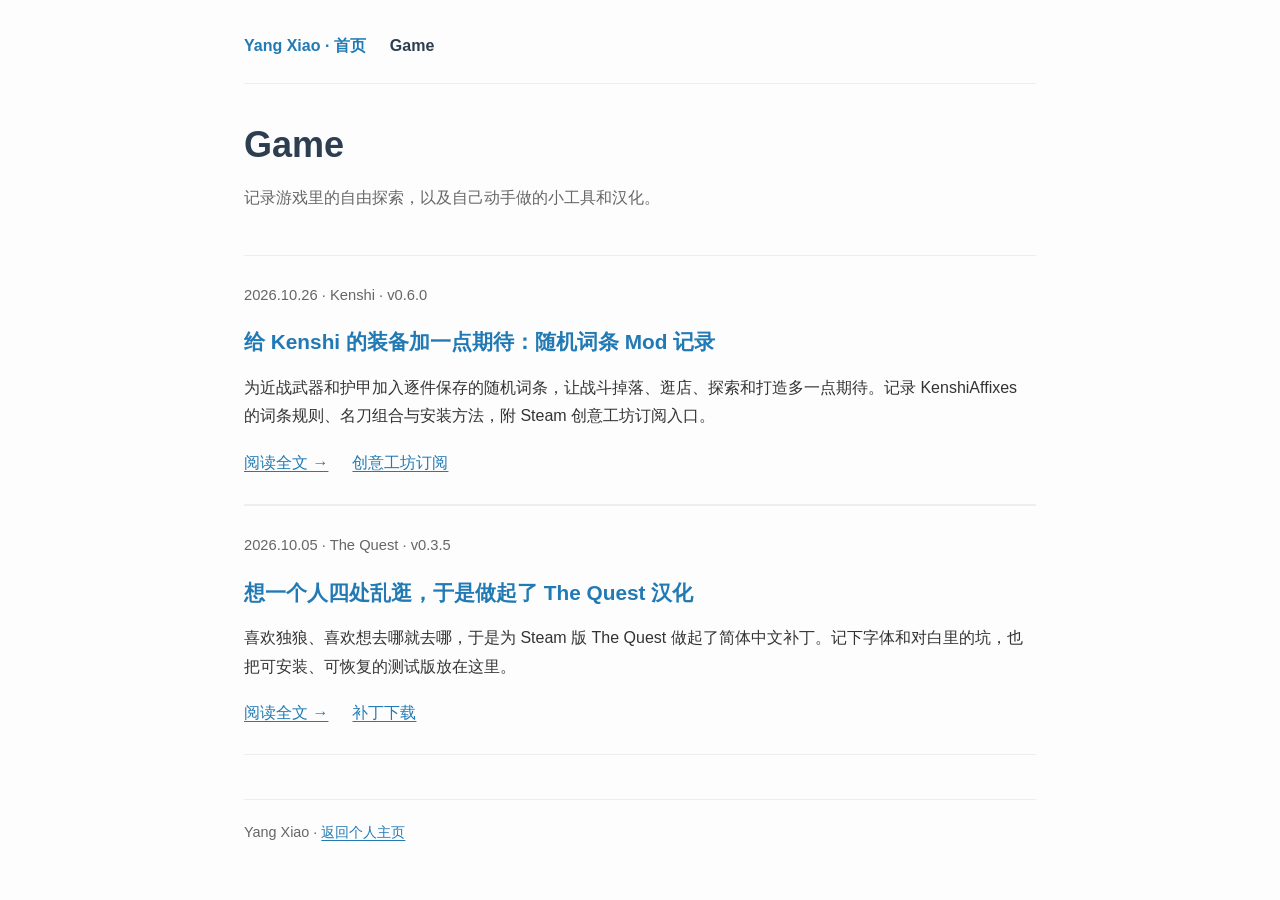
<file: game/index.html>
<!doctype html>
<html lang="zh-CN">
<head>
    <meta charset="UTF-8">
    <meta name="viewport" content="width=device-width, initial-scale=1">
    <meta name="description" content="Yang Xiao 的 Game 板块：游戏探索、Kenshi 装备随机词条 Mod、The Quest 汉化记录与补丁下载。">
    <title>Game | Yang Xiao</title>
    <link rel="stylesheet" href="game.css">
</head>
<body>
<div class="page">
    <nav class="site-nav" aria-label="网站导航"><a href="../">Yang Xiao · 首页</a><a href="./" aria-current="page">Game</a></nav>
    <header><h1>Game</h1><p class="intro">记录游戏里的自由探索，以及自己动手做的小工具和汉化。</p></header>
    <main>
        <article class="post-card">
            <p class="meta"><time datetime="2026-10-26">2026.10.26</time> · Kenshi · v0.6.0</p>
            <h2><a href="kenshi-affixes/">给 Kenshi 的装备加一点期待：随机词条 Mod 记录</a></h2>
            <p>为近战武器和护甲加入逐件保存的随机词条，让战斗掉落、逛店、探索和打造多一点期待。记录 KenshiAffixes 的词条规则、名刀组合与安装方法，附 Steam 创意工坊订阅入口。</p>
            <div class="links"><a href="kenshi-affixes/">阅读全文 →</a><a href="https://steamcommunity.com/sharedfiles/filedetails/?id=3821983877">创意工坊订阅</a></div>
        </article>
        <article class="post-card">
            <p class="meta"><time datetime="2026-10-05">2026.10.05</time> · The Quest · v0.3.5</p>
            <h2><a href="the-quest-zhcn/">想一个人四处乱逛，于是做起了 The Quest 汉化</a></h2>
            <p>喜欢独狼、喜欢想去哪就去哪，于是为 Steam 版 The Quest 做起了简体中文补丁。记下字体和对白里的坑，也把可安装、可恢复的测试版放在这里。</p>
            <div class="links"><a href="the-quest-zhcn/">阅读全文 →</a><a href="the-quest-zhcn/#download">补丁下载</a></div>
        </article>
    </main>
    <footer>Yang Xiao · <a href="../">返回个人主页</a></footer>
</div>
</body>
</html>
</file>
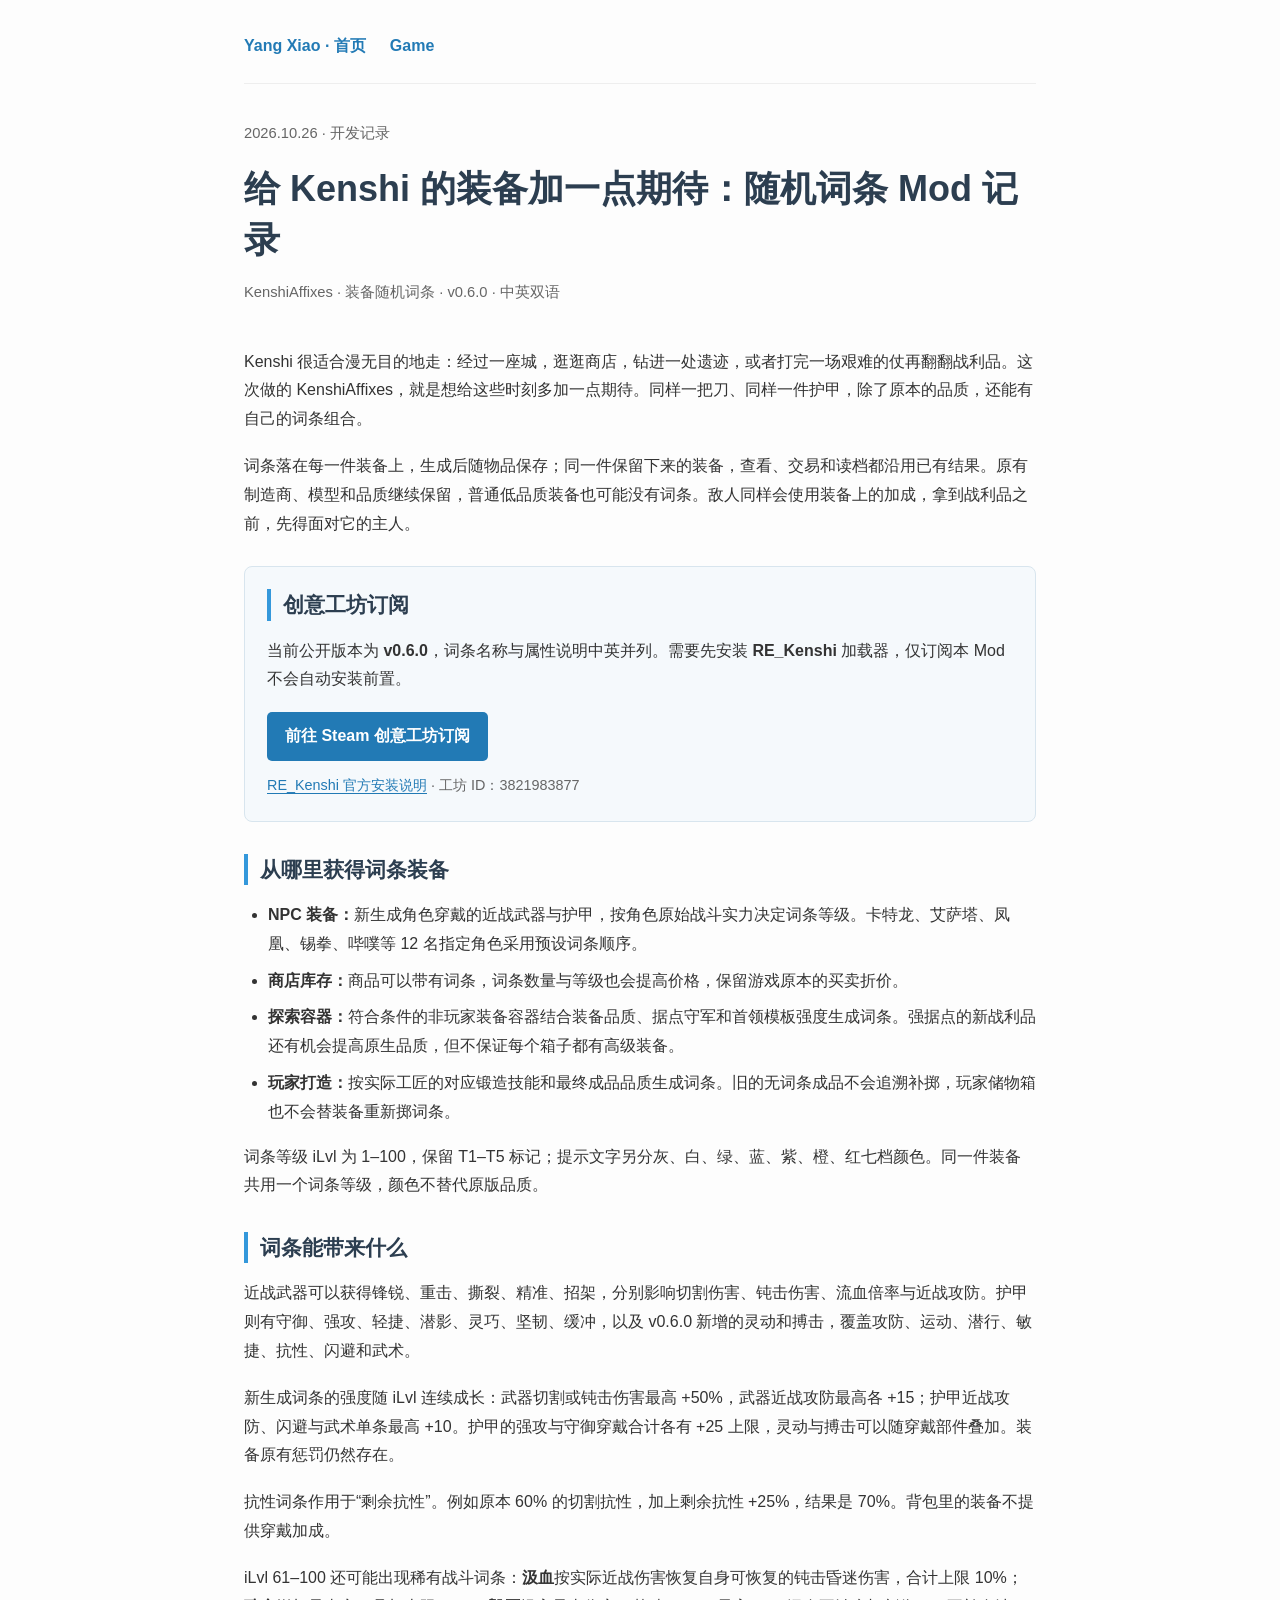
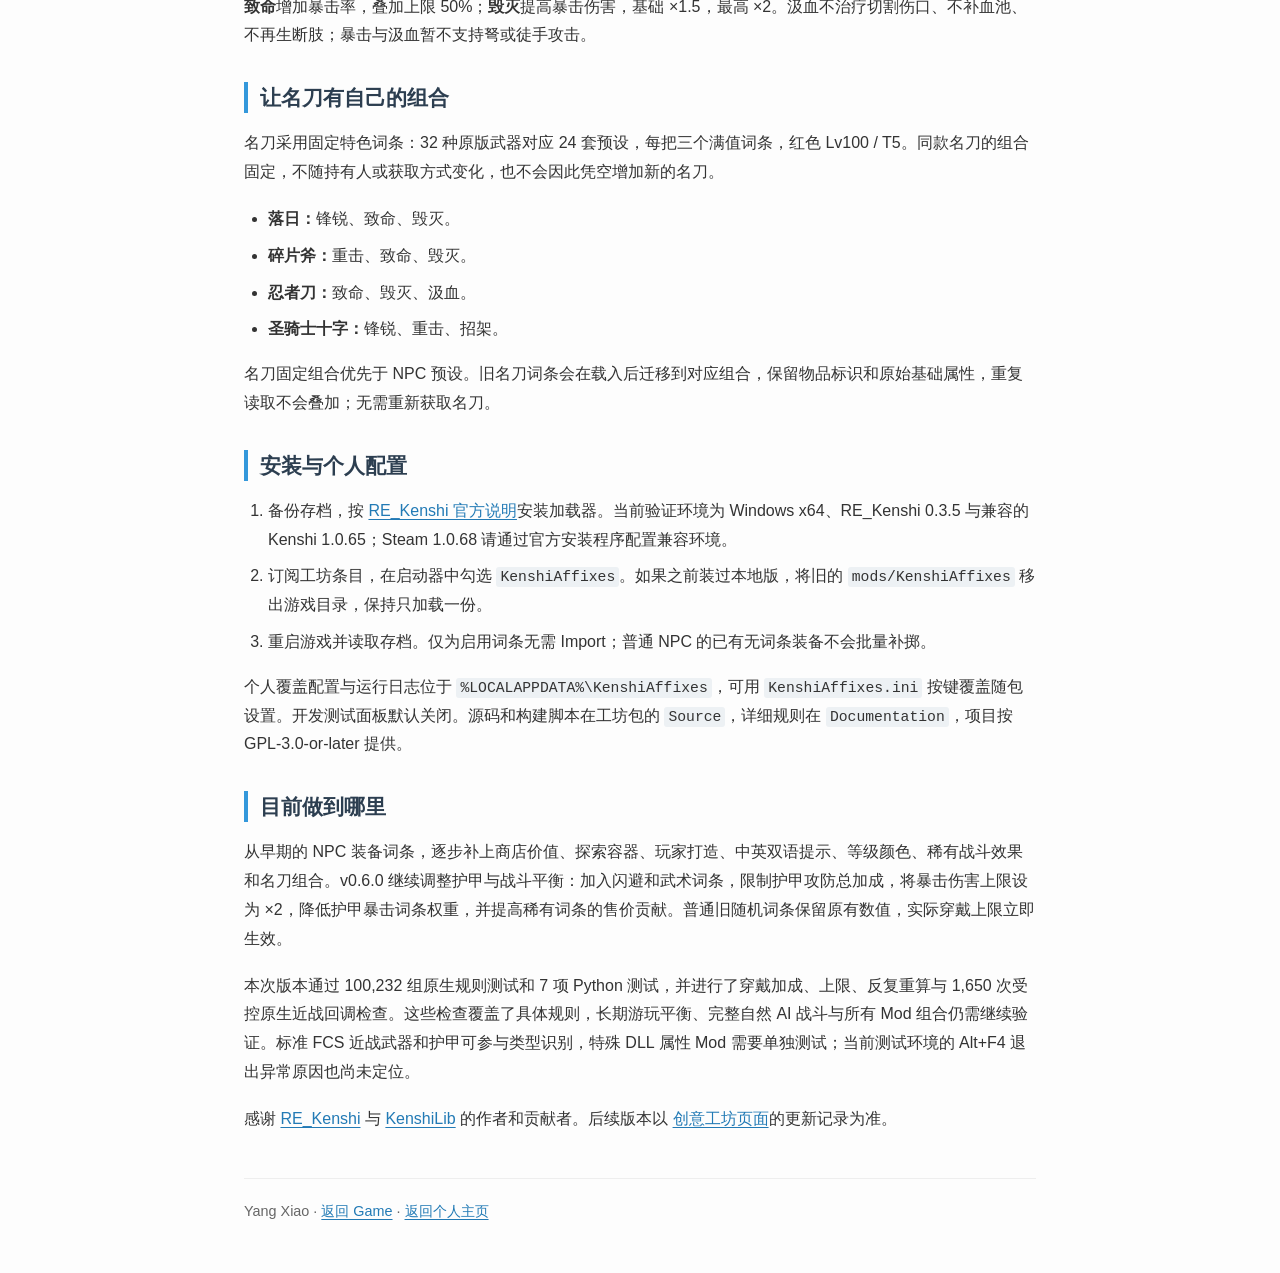
<file: game/kenshi-affixes/index.html>
<!doctype html>
<html lang="zh-CN">
<head>
    <meta charset="UTF-8">
    <meta name="viewport" content="width=device-width, initial-scale=1">
    <meta name="description" content="KenshiAffixes 开发记录：为 Kenshi 近战武器与护甲加入持久随机词条，支持 NPC、商店、探索容器与打造，附 v0.6.0 工坊订阅和安装说明。">
    <title>Kenshi 装备随机词条 Mod 记录 | Yang Xiao</title>
    <link rel="stylesheet" href="../game.css">
</head>
<body>
<div class="page">
    <nav class="site-nav" aria-label="网站导航"><a href="../../">Yang Xiao · 首页</a><a href="../">Game</a></nav>
    <main>
        <article>
            <header>
                <p class="meta"><time datetime="2026-10-26">2026.10.26</time> · 开发记录</p>
                <h1>给 Kenshi 的装备加一点期待：随机词条 Mod 记录</h1>
                <p class="meta">KenshiAffixes · 装备随机词条 · v0.6.0 · 中英双语</p>
            </header>
            <p>Kenshi 很适合漫无目的地走：经过一座城，逛逛商店，钻进一处遗迹，或者打完一场艰难的仗再翻翻战利品。这次做的 KenshiAffixes，就是想给这些时刻多加一点期待。同样一把刀、同样一件护甲，除了原本的品质，还能有自己的词条组合。</p>
            <p>词条落在每一件装备上，生成后随物品保存；同一件保留下来的装备，查看、交易和读档都沿用已有结果。原有制造商、模型和品质继续保留，普通低品质装备也可能没有词条。敌人同样会使用装备上的加成，拿到战利品之前，先得面对它的主人。</p>

            <section class="download-box" id="subscribe" aria-labelledby="subscribe-title">
                <h2 id="subscribe-title">创意工坊订阅</h2>
                <p>当前公开版本为 <strong>v0.6.0</strong>，词条名称与属性说明中英并列。需要先安装 <strong>RE_Kenshi</strong> 加载器，仅订阅本 Mod 不会自动安装前置。</p>
                <a class="download-button" href="https://steamcommunity.com/sharedfiles/filedetails/?id=3821983877">前往 Steam 创意工坊订阅</a>
                <p class="file-info"><a href="https://github.com/BFrizzleFoShizzle/RE_Kenshi#installation">RE_Kenshi 官方安装说明</a> · 工坊 ID：3821983877</p>
            </section>

            <section aria-labelledby="sources-title">
                <h2 id="sources-title">从哪里获得词条装备</h2>
                <ul>
                    <li><strong>NPC 装备：</strong>新生成角色穿戴的近战武器与护甲，按角色原始战斗实力决定词条等级。卡特龙、艾萨塔、凤凰、锡拳、哔噗等 12 名指定角色采用预设词条顺序。</li>
                    <li><strong>商店库存：</strong>商品可以带有词条，词条数量与等级也会提高价格，保留游戏原本的买卖折价。</li>
                    <li><strong>探索容器：</strong>符合条件的非玩家装备容器结合装备品质、据点守军和首领模板强度生成词条。强据点的新战利品还有机会提高原生品质，但不保证每个箱子都有高级装备。</li>
                    <li><strong>玩家打造：</strong>按实际工匠的对应锻造技能和最终成品品质生成词条。旧的无词条成品不会追溯补掷，玩家储物箱也不会替装备重新掷词条。</li>
                </ul>
                <p>词条等级 iLvl 为 1–100，保留 T1–T5 标记；提示文字另分灰、白、绿、蓝、紫、橙、红七档颜色。同一件装备共用一个词条等级，颜色不替代原版品质。</p>
            </section>

            <section aria-labelledby="effects-title">
                <h2 id="effects-title">词条能带来什么</h2>
                <p>近战武器可以获得锋锐、重击、撕裂、精准、招架，分别影响切割伤害、钝击伤害、流血倍率与近战攻防。护甲则有守御、强攻、轻捷、潜影、灵巧、坚韧、缓冲，以及 v0.6.0 新增的灵动和搏击，覆盖攻防、运动、潜行、敏捷、抗性、闪避和武术。</p>
                <p>新生成词条的强度随 iLvl 连续成长：武器切割或钝击伤害最高 +50%，武器近战攻防最高各 +15；护甲近战攻防、闪避与武术单条最高 +10。护甲的强攻与守御穿戴合计各有 +25 上限，灵动与搏击可以随穿戴部件叠加。装备原有惩罚仍然存在。</p>
                <p>抗性词条作用于“剩余抗性”。例如原本 60% 的切割抗性，加上剩余抗性 +25%，结果是 70%。背包里的装备不提供穿戴加成。</p>
                <p>iLvl 61–100 还可能出现稀有战斗词条：<strong>汲血</strong>按实际近战伤害恢复自身可恢复的钝击昏迷伤害，合计上限 10%；<strong>致命</strong>增加暴击率，叠加上限 50%；<strong>毁灭</strong>提高暴击伤害，基础 ×1.5，最高 ×2。汲血不治疗切割伤口、不补血池、不再生断肢；暴击与汲血暂不支持弩或徒手攻击。</p>
            </section>

            <section aria-labelledby="meitou-title">
                <h2 id="meitou-title">让名刀有自己的组合</h2>
                <p>名刀采用固定特色词条：32 种原版武器对应 24 套预设，每把三个满值词条，红色 Lv100 / T5。同款名刀的组合固定，不随持有人或获取方式变化，也不会因此凭空增加新的名刀。</p>
                <ul>
                    <li><strong>落日：</strong>锋锐、致命、毁灭。</li>
                    <li><strong>碎片斧：</strong>重击、致命、毁灭。</li>
                    <li><strong>忍者刀：</strong>致命、毁灭、汲血。</li>
                    <li><strong>圣骑士十字：</strong>锋锐、重击、招架。</li>
                </ul>
                <p>名刀固定组合优先于 NPC 预设。旧名刀词条会在载入后迁移到对应组合，保留物品标识和原始基础属性，重复读取不会叠加；无需重新获取名刀。</p>
            </section>

            <section aria-labelledby="install-title">
                <h2 id="install-title">安装与个人配置</h2>
                <ol>
                    <li>备份存档，按 <a href="https://github.com/BFrizzleFoShizzle/RE_Kenshi#installation">RE_Kenshi 官方说明</a>安装加载器。当前验证环境为 Windows x64、RE_Kenshi 0.3.5 与兼容的 Kenshi 1.0.65；Steam 1.0.68 请通过官方安装程序配置兼容环境。</li>
                    <li>订阅工坊条目，在启动器中勾选 <code>KenshiAffixes</code>。如果之前装过本地版，将旧的 <code>mods/KenshiAffixes</code> 移出游戏目录，保持只加载一份。</li>
                    <li>重启游戏并读取存档。仅为启用词条无需 Import；普通 NPC 的已有无词条装备不会批量补掷。</li>
                </ol>
                <p>个人覆盖配置与运行日志位于 <code>%LOCALAPPDATA%\KenshiAffixes</code>，可用 <code>KenshiAffixes.ini</code> 按键覆盖随包设置。开发测试面板默认关闭。源码和构建脚本在工坊包的 <code>Source</code>，详细规则在 <code>Documentation</code>，项目按 GPL-3.0-or-later 提供。</p>
            </section>

            <section aria-labelledby="progress-title">
                <h2 id="progress-title">目前做到哪里</h2>
                <p>从早期的 NPC 装备词条，逐步补上商店价值、探索容器、玩家打造、中英双语提示、等级颜色、稀有战斗效果和名刀组合。v0.6.0 继续调整护甲与战斗平衡：加入闪避和武术词条，限制护甲攻防总加成，将暴击伤害上限设为 ×2，降低护甲暴击词条权重，并提高稀有词条的售价贡献。普通旧随机词条保留原有数值，实际穿戴上限立即生效。</p>
                <p>本次版本通过 100,232 组原生规则测试和 7 项 Python 测试，并进行了穿戴加成、上限、反复重算与 1,650 次受控原生近战回调检查。这些检查覆盖了具体规则，长期游玩平衡、完整自然 AI 战斗与所有 Mod 组合仍需继续验证。标准 FCS 近战武器和护甲可参与类型识别，特殊 DLL 属性 Mod 需要单独测试；当前测试环境的 Alt+F4 退出异常原因也尚未定位。</p>
                <p>感谢 <a href="https://github.com/BFrizzleFoShizzle/RE_Kenshi">RE_Kenshi</a> 与 <a href="https://github.com/BFrizzleFoShizzle/KenshiLib">KenshiLib</a> 的作者和贡献者。后续版本以 <a href="https://steamcommunity.com/sharedfiles/filedetails/?id=3821983877">创意工坊页面</a>的更新记录为准。</p>
            </section>
        </article>
    </main>
    <footer>Yang Xiao · <a href="../">返回 Game</a> · <a href="../../">返回个人主页</a></footer>
</div>
</body>
</html>
</file>
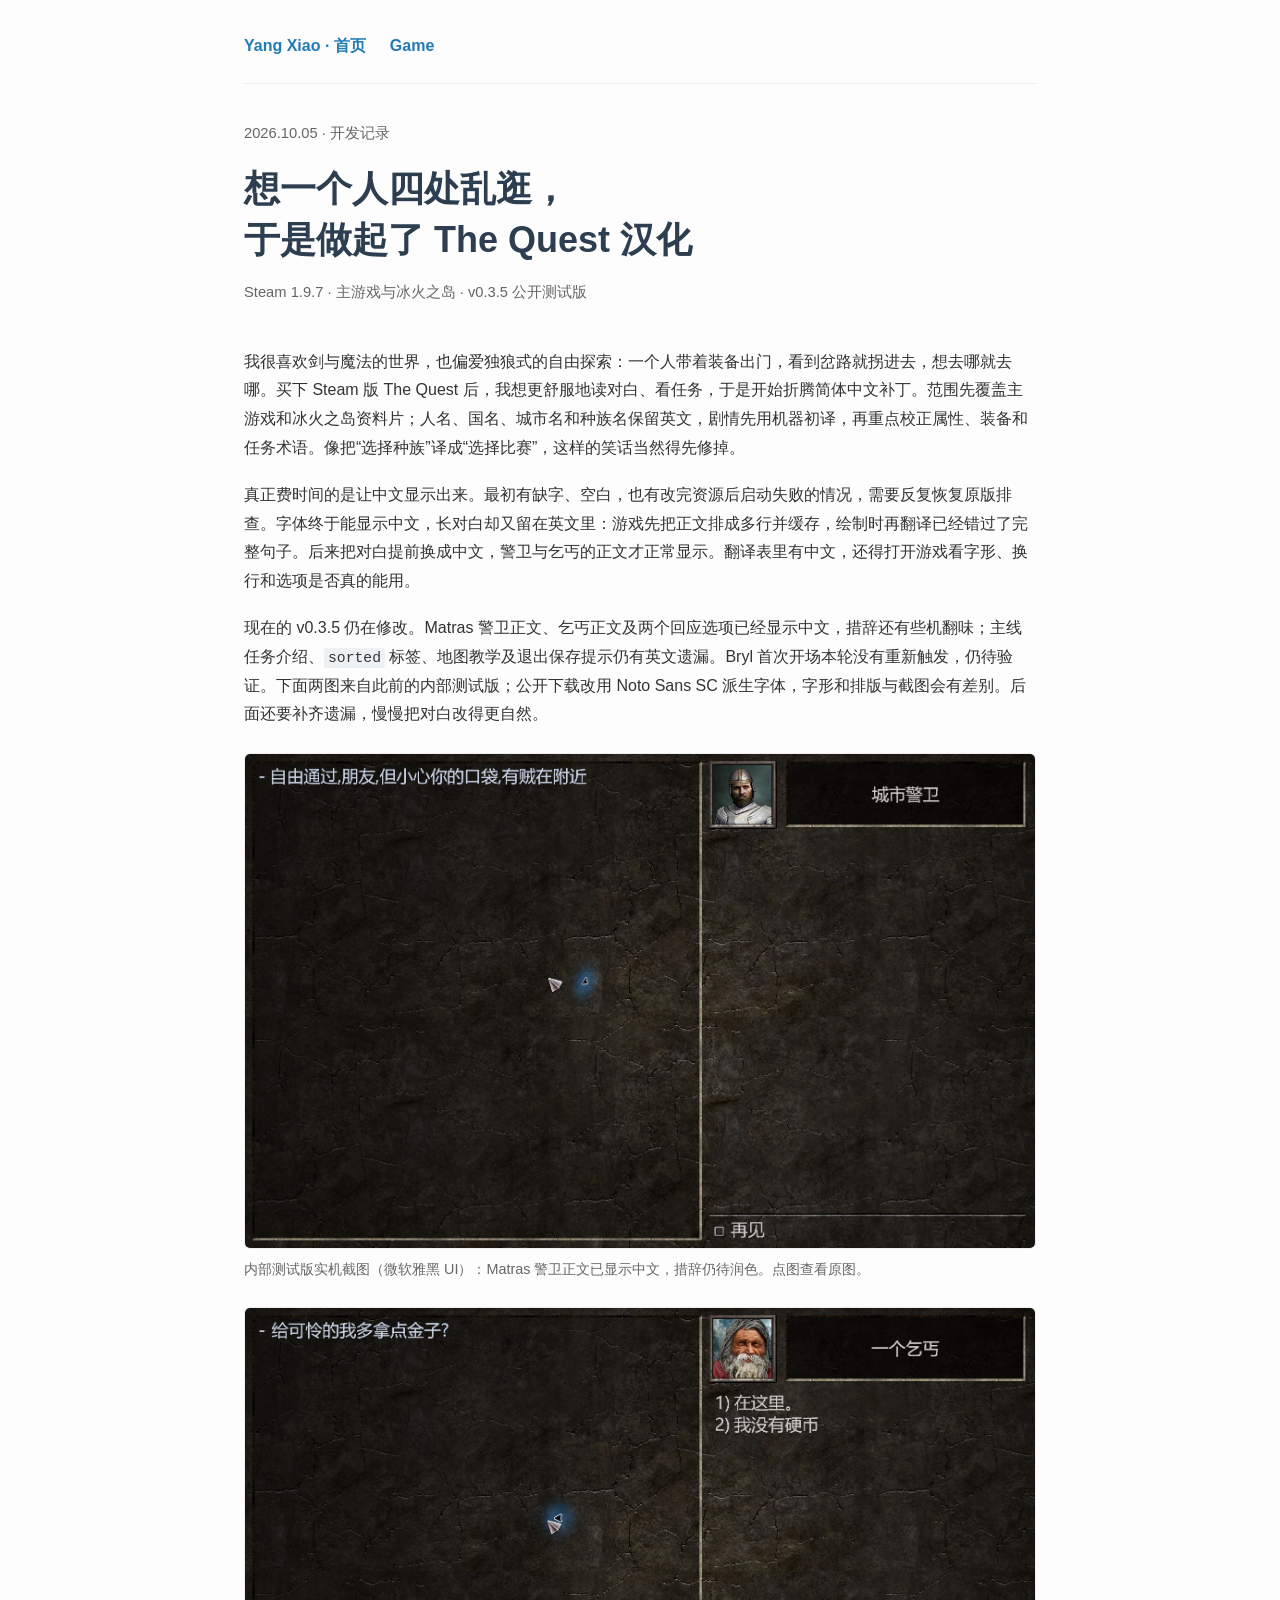
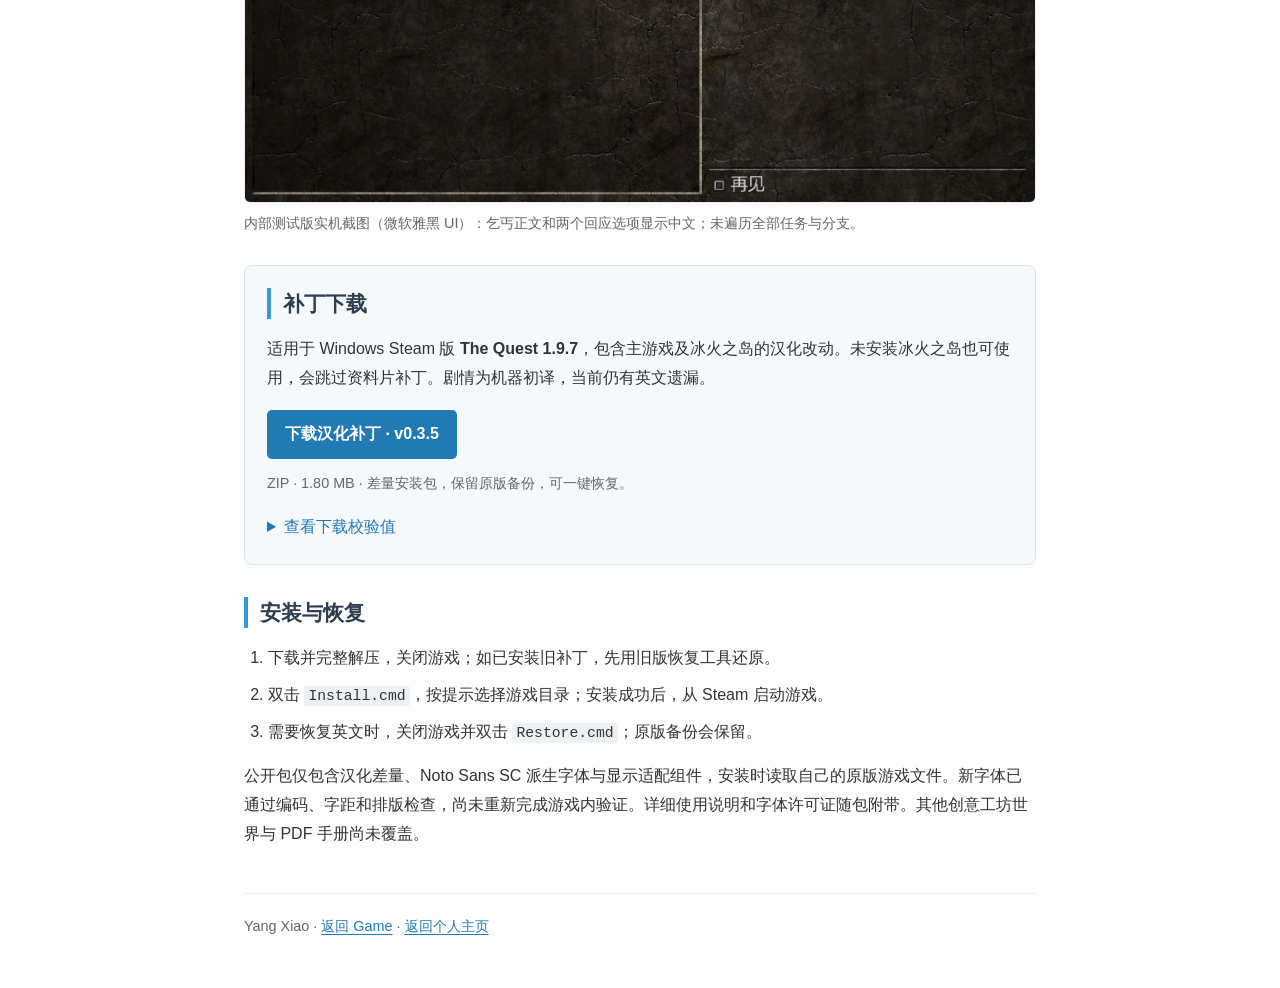
<file: game/the-quest-zhcn/index.html>
<!doctype html>
<html lang="zh-CN">
<head>
    <meta charset="UTF-8">
    <meta name="viewport" content="width=device-width, initial-scale=1">
    <meta name="description" content="The Quest 简体中文汉化开发记录，附 v0.3.5 公开测试补丁下载、安装与恢复方法。">
    <title>The Quest 汉化记录与补丁下载 | Yang Xiao</title>
    <link rel="stylesheet" href="../game.css">
</head>
<body>
<div class="page">
    <nav class="site-nav" aria-label="网站导航"><a href="../../">Yang Xiao · 首页</a><a href="../">Game</a></nav>
    <main>
        <article>
            <header>
                <p class="meta"><time datetime="2026-10-05">2026.10.05</time> · 开发记录</p>
                <h1>想一个人四处乱逛，<br>于是做起了 The Quest 汉化</h1>
                <p class="meta">Steam 1.9.7 · 主游戏与冰火之岛 · v0.3.5 公开测试版</p>
            </header>
            <p>我很喜欢剑与魔法的世界，也偏爱独狼式的自由探索：一个人带着装备出门，看到岔路就拐进去，想去哪就去哪。买下 Steam 版 The Quest 后，我想更舒服地读对白、看任务，于是开始折腾简体中文补丁。范围先覆盖主游戏和冰火之岛资料片；人名、国名、城市名和种族名保留英文，剧情先用机器初译，再重点校正属性、装备和任务术语。像把“选择种族”译成“选择比赛”，这样的笑话当然得先修掉。</p>
            <p>真正费时间的是让中文显示出来。最初有缺字、空白，也有改完资源后启动失败的情况，需要反复恢复原版排查。字体终于能显示中文，长对白却又留在英文里：游戏先把正文排成多行并缓存，绘制时再翻译已经错过了完整句子。后来把对白提前换成中文，警卫与乞丐的正文才正常显示。翻译表里有中文，还得打开游戏看字形、换行和选项是否真的能用。</p>
            <p>现在的 v0.3.5 仍在修改。Matras 警卫正文、乞丐正文及两个回应选项已经显示中文，措辞还有些机翻味；主线任务介绍、<code>sorted</code> 标签、地图教学及退出保存提示仍有英文遗漏。Bryl 首次开场本轮没有重新触发，仍待验证。下面两图来自此前的内部测试版；公开下载改用 Noto Sans SC 派生字体，字形和排版与截图会有差别。后面还要补齐遗漏，慢慢把对白改得更自然。</p>
            <figure><a href="../images/quest-guard.jpg"><img src="../images/quest-guard.jpg" width="1707" height="1067" alt="Matras 城市警卫的对话正文显示中文" loading="lazy"></a><figcaption>内部测试版实机截图（微软雅黑 UI）：Matras 警卫正文已显示中文，措辞仍待润色。点图查看原图。</figcaption></figure>
            <figure><a href="../images/quest-beggar.jpg"><img src="../images/quest-beggar.jpg" width="1707" height="1067" alt="Matras 乞丐的对话正文与两个回应选项均显示中文" loading="lazy"></a><figcaption>内部测试版实机截图（微软雅黑 UI）：乞丐正文和两个回应选项显示中文；未遍历全部任务与分支。</figcaption></figure>
            <section class="download-box" id="download" aria-labelledby="download-title">
                <h2 id="download-title">补丁下载</h2>
                <p>适用于 Windows Steam 版 <strong>The Quest 1.9.7</strong>，包含主游戏及冰火之岛的汉化改动。未安装冰火之岛也可使用，会跳过资料片补丁。剧情为机器初译，当前仍有英文遗漏。</p>
                <a class="download-button" href="../downloads/TheQuest-zhCN-v0.3.5.zip" download>下载汉化补丁 · v0.3.5</a>
                <p class="file-info" id="package-size">ZIP · 1.80 MB · 差量安装包，保留原版备份，可一键恢复。</p>
                <details><summary>查看下载校验值</summary><code class="checksum" id="package-sha">abefd1dcab8cf4859d3327807f89164ad2d8e12b3919b9a38a049e1010bb0a2b</code><p><a href="../downloads/SHA256SUMS.txt">下载 SHA-256 校验文件</a></p></details>
            </section>
            <section aria-labelledby="install-title">
                <h2 id="install-title">安装与恢复</h2>
                <ol>
                    <li>下载并完整解压，关闭游戏；如已安装旧补丁，先用旧版恢复工具还原。</li>
                    <li>双击 <code>Install.cmd</code>，按提示选择游戏目录；安装成功后，从 Steam 启动游戏。</li>
                    <li>需要恢复英文时，关闭游戏并双击 <code>Restore.cmd</code>；原版备份会保留。</li>
                </ol>
                <p>公开包仅包含汉化差量、Noto Sans SC 派生字体与显示适配组件，安装时读取自己的原版游戏文件。新字体已通过编码、字距和排版检查，尚未重新完成游戏内验证。详细使用说明和字体许可证随包附带。其他创意工坊世界与 PDF 手册尚未覆盖。</p>
            </section>
        </article>
    </main>
    <footer>Yang Xiao · <a href="../">返回 Game</a> · <a href="../../">返回个人主页</a></footer>
</div>
</body>
</html>
</file>
<file: game/game.css>
:root {
    --primary-color: #2c3e50;
    --accent-color: #3498db;
    --bg-color: #fdfdfd;
    --text-color: #333;
    --light-text: #666;
}
* { box-sizing: border-box; }
body {
    margin: 0;
    color: var(--text-color);
    background: var(--bg-color);
    font: 16px/1.8 -apple-system, BlinkMacSystemFont, "Segoe UI", "Microsoft YaHei", sans-serif;
}
a { color: #227ab5; text-underline-offset: 3px; }
a:hover { color: #15567f; }
a:focus-visible, summary:focus-visible { outline: 3px solid #3498db; outline-offset: 4px; }
.page { max-width: 840px; margin: 0 auto; padding: 32px 24px 48px; }
.site-nav { display: flex; flex-wrap: wrap; gap: 12px 24px; padding-bottom: 22px; border-bottom: 1px solid #eee; }
.site-nav a { text-decoration: none; font-weight: 600; }
.site-nav [aria-current] { color: var(--primary-color); }
header { padding: 36px 0 24px; }
h1 { margin: 0 0 14px; color: var(--primary-color); font-size: clamp(1.7rem, 5vw, 2.25rem); line-height: 1.4; }
h2 { margin: 32px 0 16px; padding-left: 12px; border-left: 4px solid var(--accent-color); color: var(--primary-color); font-size: 1.3rem; line-height: 1.5; }
h3 { margin: 0 0 12px; font-size: 1.25rem; line-height: 1.5; }
p { margin: 0 0 18px; }
.meta { color: var(--light-text); font-size: .92rem; }
.intro { color: var(--light-text); }
.post-card { padding: 26px 0; border-top: 1px solid #eee; border-bottom: 1px solid #eee; }
.post-card h2 { margin: 12px 0 16px; padding: 0; border: 0; }
.post-card h2 a { text-decoration: none; }
.links { display: flex; gap: 12px 24px; flex-wrap: wrap; }
.download-box { border: 1px solid #d8e5ee; border-radius: 8px; background: #f5f9fc; padding: 22px; margin: 28px 0; }
.download-box h2 { margin-top: 0; }
.download-button { display: inline-block; padding: 10px 18px; background: #227ab5; border-radius: 5px; color: white; font-weight: 600; text-decoration: none; }
.download-button:hover { background: #15567f; color: white; }
.file-info { margin: 12px 0 0; color: var(--light-text); font-size: .9rem; }
code { font: .92em/1.5 Consolas, monospace; background: #edf1f4; border-radius: 3px; padding: 2px 4px; }
.checksum { display: block; overflow-wrap: anywhere; white-space: normal; margin-top: 6px; }
ol, ul { padding-left: 1.5em; }
li { margin-bottom: 8px; }
figure { margin: 24px 0; }
figure img { display: block; width: 100%; height: auto; border: 1px solid #eee; border-radius: 6px; }
figcaption { margin-top: 8px; color: var(--light-text); font-size: .9rem; }
details { margin-top: 16px; }
summary { cursor: pointer; color: #227ab5; }
footer { margin-top: 44px; padding-top: 20px; border-top: 1px solid #eee; color: var(--light-text); font-size: .9rem; }
@media (max-width: 540px) {
    .page { padding: 20px 18px 32px; }
    header { padding-top: 26px; }
    .download-box { padding: 18px; }
    .download-button { width: 100%; text-align: center; }
}
</file>
